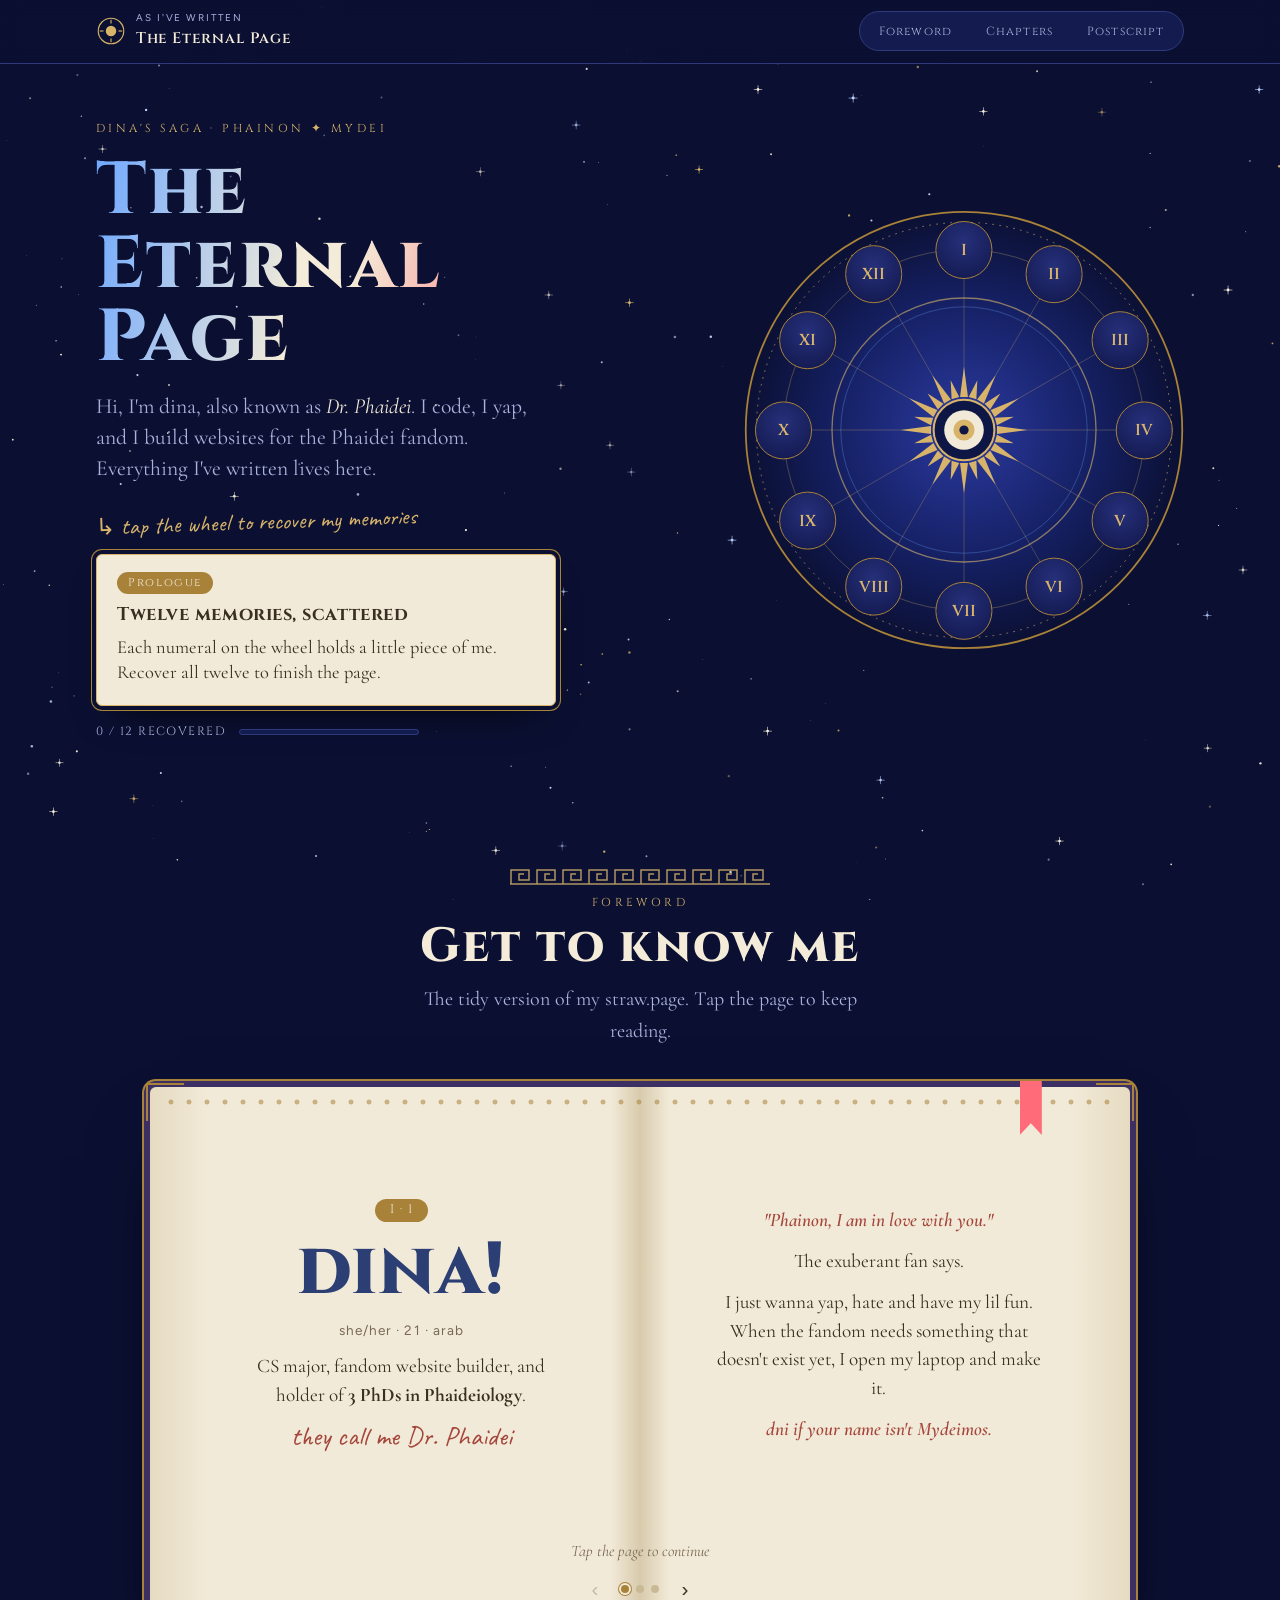
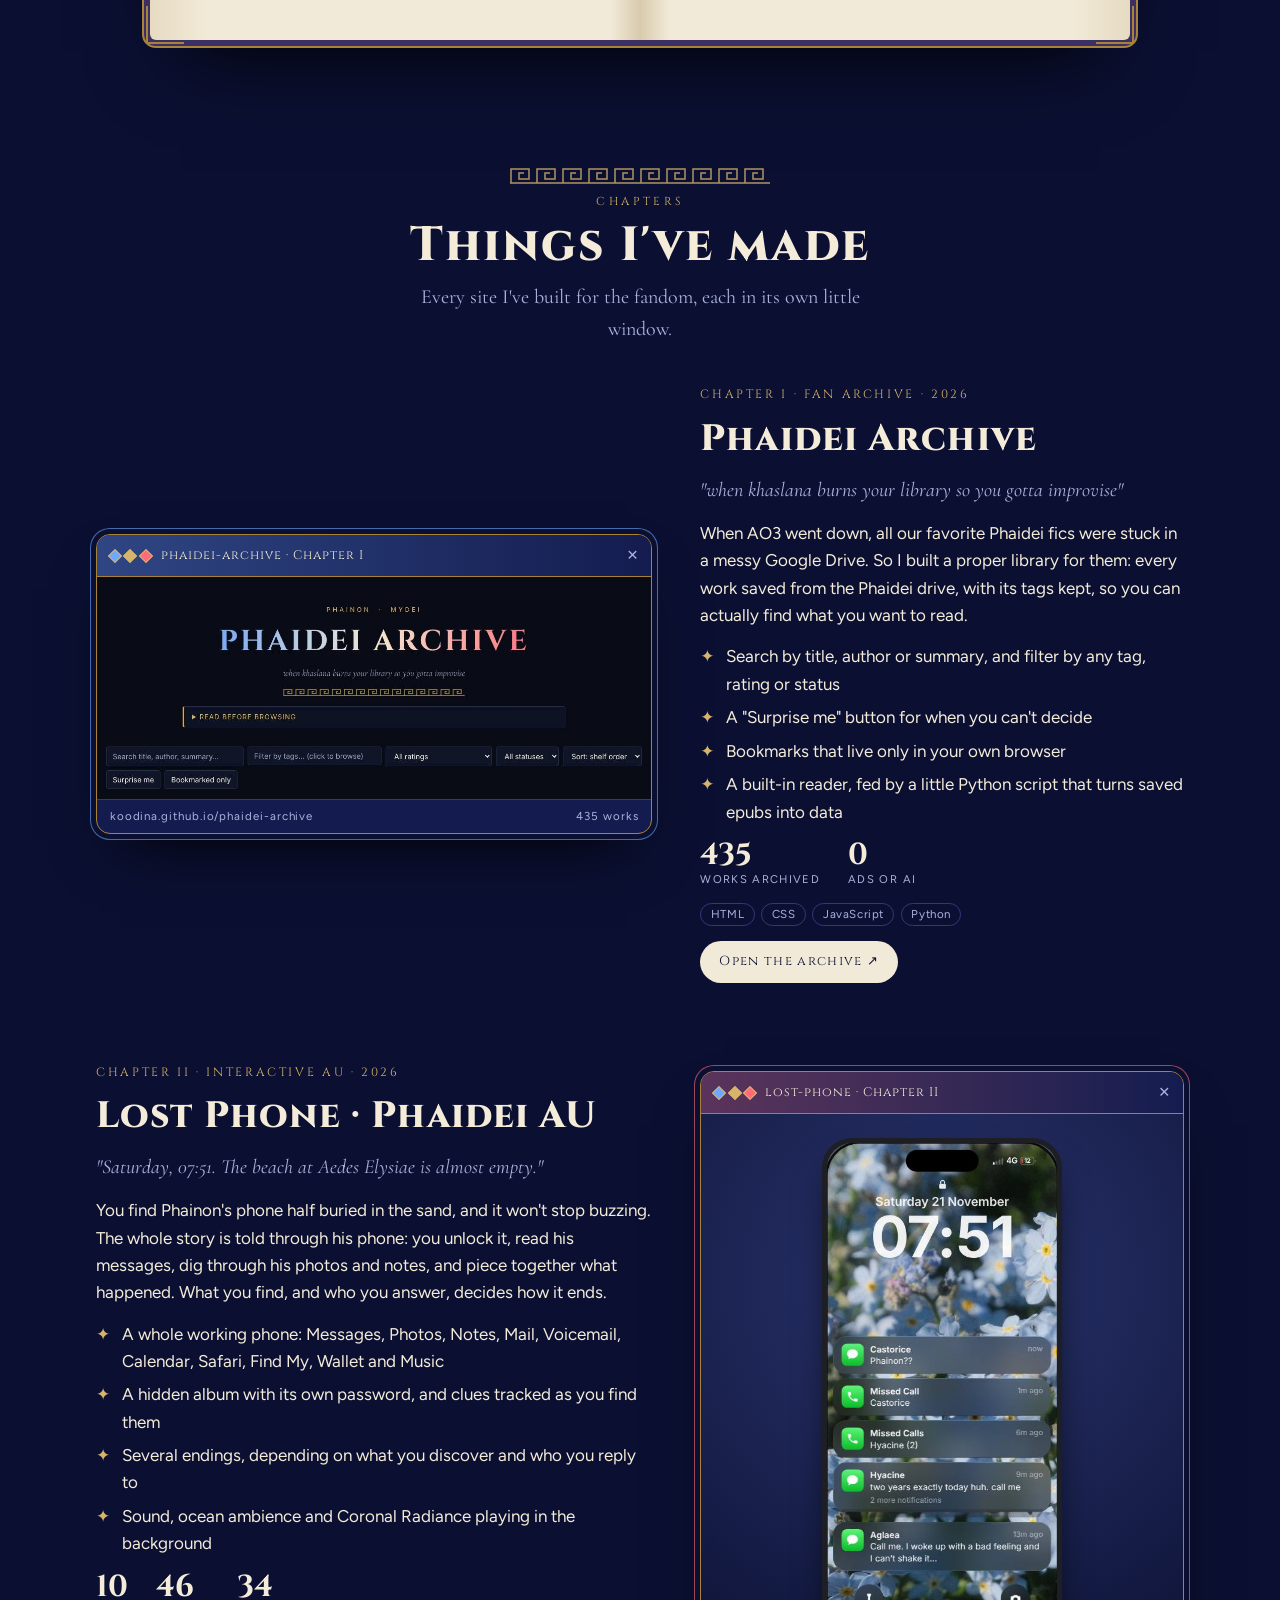
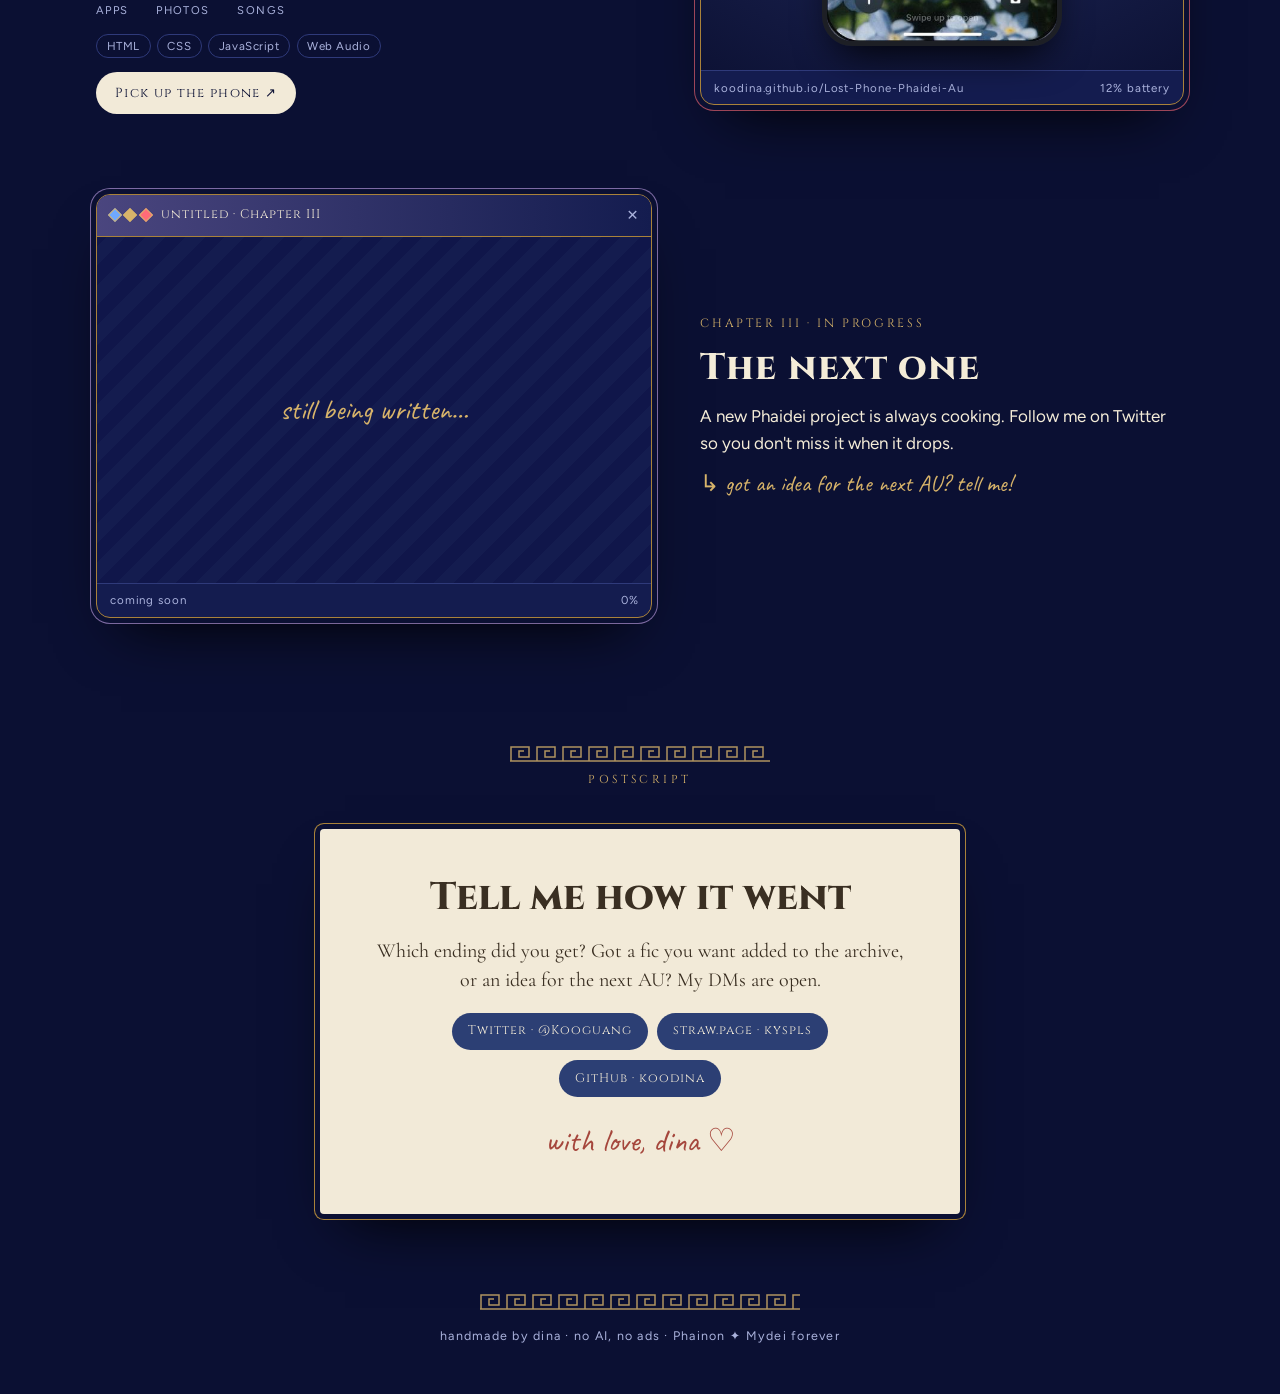
<file: index.html>
<!doctype html>
<html lang="en">
<head>
<meta charset="utf-8">
<meta name="viewport" content="width=device-width, initial-scale=1, viewport-fit=cover">
<title>The Eternal Page · dina</title>
<meta name="description" content="dina, aka Dr. Phaidei: everything I've written for the Phaidei fandom.">
<link rel="preconnect" href="https://fonts.googleapis.com">
<link rel="preconnect" href="https://fonts.gstatic.com" crossorigin>
<link rel="stylesheet" href="https://fonts.googleapis.com/css2?family=Caveat:wght@500;700&family=Cinzel:wght@500;600;800&family=Cormorant+Garamond:ital,wght@0,400;0,600;1,400;1,600&family=Figtree:wght@400;600&display=swap">
<link rel="stylesheet" href="style.css">
</head>
<body>
<canvas id="sky" aria-hidden="true"></canvas>
<div class="page">

  <!-- ===== TOP BAR ===== -->
  <header class="top">
    <div class="gutter">
      <a class="brand" href="#top">
        <svg width="30" height="30" viewBox="-20 -20 40 40" aria-hidden="true"><circle r="17" fill="none" stroke="#d8b46a" stroke-width="1.5"/><circle r="7" fill="#d8b46a"/><g stroke="#d8b46a" stroke-width="1.5"><line y1="-10" y2="-15"/><line y1="10" y2="15"/><line x1="-10" x2="-15"/><line x1="10" x2="15"/></g></svg>
        <span><small>As I've Written</small><b>The Eternal Page</b></span>
      </a>
      <nav class="tabs" aria-label="Sections">
        <a href="#foreword">Foreword</a>
        <a href="#chapters">Chapters</a>
        <a href="#postscript">Postscript</a>
      </nav>
    </div>
  </header>

  <!-- ===== HERO: the memory wheel (memories are in script.js) ===== -->
  <section class="hero" id="top">
    <div class="gutter">
      <div class="hero-copy">
        <div class="eyebrow">dina's saga · Phainon ✦ Mydei</div>
        <h1>The Eternal Page</h1>
        <p class="lede">Hi, I'm dina, also known as <i>Dr. Phaidei</i>. I code, I yap, and I build websites for the Phaidei fandom. Everything I've written lives here.</p>
        <div class="hint">↳ tap the wheel to recover my memories</div>
        <div class="memory" id="memory" aria-live="polite">
          <span class="num" id="mem-num">Prologue</span>
          <h3 id="mem-title">Twelve memories, scattered</h3>
          <p id="mem-text">Each numeral on the wheel holds a little piece of me. Recover all twelve to finish the page.</p>
        </div>
        <div class="progress"><span id="mem-count">0 / 12 recovered</span><span class="bar"><i id="mem-bar"></i></span></div>
        <div class="complete" id="mem-done" hidden>✦ the page is complete. thank you for reading me ♡</div>
      </div>

      <div class="dial-wrap">
        <div class="dial" id="dial">
          <svg viewBox="-250 -250 500 500" aria-hidden="true">
            <defs>
              <radialGradient id="g-disc" cx="50%" cy="50%" r="50%">
                <stop offset="0%" stop-color="#2b3aa0"/><stop offset="60%" stop-color="#152063"/><stop offset="100%" stop-color="#0b1033"/>
              </radialGradient>
            </defs>
            <circle r="248" fill="url(#g-disc)" stroke="#a9823a" stroke-width="2"/>
            <circle r="236" fill="none" stroke="#d8b46a" stroke-width="1" stroke-dasharray="2 6" opacity=".7"/>
            <circle r="205" fill="none" stroke="#d8b46a" stroke-width="1" opacity=".35"/>
            <circle r="150" fill="none" stroke="#d8b46a" stroke-width="1.5" opacity=".6"/>
            <circle r="140" fill="none" stroke="#6fa8ff" stroke-width="1" opacity=".35"/>
            <g id="spokes" stroke="#d8b46a" stroke-width="1" opacity=".3"></g>
            <g id="links" stroke="#fff3cf" stroke-width="1.6" fill="none" opacity=".9"></g>
          </svg>
          <!-- the 12 nodes are added here by script.js -->
        </div>
        <button class="sun" id="sun" type="button" aria-label="Show the prologue again">
          <svg viewBox="-100 -100 200 200" aria-hidden="true">
            <g id="rays" fill="#d8b46a"></g>
            <circle r="46" fill="#0e1645" stroke="#d8b46a" stroke-width="3"/>
            <circle r="30" fill="#f2ead8"/>
            <circle r="16" fill="#d8b46a"/>
            <circle r="7" fill="#0e1645"/>
          </svg>
        </button>
      </div>
    </div>
  </section>

  <!-- ===== FOREWORD: get to know me, as a book. Each <div class="spread"> is one page you flip to. ===== -->
  <section class="foreword" id="foreword">
    <div class="gutter">
      <div class="sh">
        <div class="frieze"></div>
        <span class="eyebrow">Foreword</span>
        <h2>Get to know me</h2>
        <p>The tidy version of my straw.page. Tap the page to keep reading.</p>
      </div>

      <div class="book" id="book">
        <span class="corner tl"></span><span class="corner tr"></span><span class="corner bl"></span><span class="corner br"></span>
        <span class="ribbon" aria-hidden="true"></span>

        <div class="spread" data-title="who I am">
          <div class="leaf">
            <span class="tag">I · 1</span>
            <div class="big">dina!</div>
            <div class="sub">she/her · 21 · arab</div>
            <p>CS major, fandom website builder, and holder of <b>3 PhDs in Phaideiology</b>.</p>
            <div class="hand">they call me Dr. Phaidei</div>
          </div>
          <div class="leaf">
            <p class="q">"Phainon, I am in love with you."</p>
            <p>The exuberant fan says.</p>
            <p>I just wanna yap, hate and have my lil fun. When the fandom needs something that doesn't exist yet, I open my laptop and make it.</p>
            <p class="q">dni if your name isn't Mydeimos.</p>
          </div>
        </div>

        <div class="spread" data-title="things I love" hidden>
          <div class="leaf">
            <span class="tag">I · 2</span>
            <div class="hand">likes a bunch of loser stuff</div>
            <ul>
              <li><b>ANIME</b>Link Click, ORV, Alien Stage, WHA, Blue Lock, BSD, JJK and a bunch more</li>
              <li><b>KPOP !!</b>Stray Kids (Lee Know), Jungkook (solo), PLAVE (Hamin)</li>
            </ul>
          </div>
          <div class="leaf">
            <ul>
              <li><b>VTUBERS !!</b>Claude (!!), Kaelix, Doppio, Kenji, Leo</li>
              <li><b>GACHA GAMES !!</b>Honkai: Star Rail, Wuthering Waves, LADS, Project Sekai, Genshin I guess</li>
              <li><b>ON REPEAT</b>The 6th Summer · PLAVE<br>SHADE · NIJISANJI EN<br>Phobia · Stray Kids</li>
            </ul>
          </div>
        </div>

        <div class="spread" data-title="my straw.page" hidden>
          <div class="leaf">
            <span class="tag">I · 3</span>
            <img src="images/straw.jpg" alt="The top of dina's straw.page: a big dina! title, Phainon and Mydei art with a speech bubble, and a list of everything she likes">
          </div>
          <div class="leaf">
            <p class="q">"Mrs 3 PhDs in Phaideiology."</p>
            <p>My real home on the internet: a loud, messy collage of Phaidei art, gifs, the songs I have on repeat, and an anonymous box where you can ask me anything.</p>
            <a class="btn" href="https://kyspls.straw.page" target="_blank" rel="noopener">Visit my straw.page ↗</a>
          </div>
        </div>

        <div class="turn">
          <span class="tip" id="tip">Tap the page to continue</span>
          <div class="pager">
            <button type="button" id="prev" aria-label="Previous page">‹</button>
            <div class="dots" id="dots"></div>
            <button type="button" id="next" aria-label="Next page">›</button>
          </div>
        </div>
      </div>
    </div>
  </section>

  <!-- ===== CHAPTERS: things I've made. Copy one <article class="work"> to add a new site. Add class "flip" to put the window on the right. ===== -->
  <section class="chapters" id="chapters">
    <div class="gutter">
      <div class="sh">
        <div class="frieze"></div>
        <span class="eyebrow">Chapters</span>
        <h2>Things I've made</h2>
        <p>Every site I've built for the fandom, each in its own little window.</p>
      </div>

      <div class="works">

        <article class="work">
          <a class="window" href="https://koodina.github.io/phaidei-archive/" target="_blank" rel="noopener" style="--c: var(--phainon)">
            <div class="titlebar"><span class="gems"><i></i><i></i><i></i></span><span class="name">phaidei-archive · Chapter I</span><span class="x">✕</span></div>
            <div class="screen"><img src="images/archive.jpg" alt="The Phaidei Archive home page: a gold-on-navy header with Phainon and Mydei, a blue-to-red title and search and filter controls"></div>
            <div class="status"><span>koodina.github.io/phaidei-archive</span><span>435 works</span></div>
          </a>
          <div class="info">
            <span class="chap">Chapter I · fan archive · 2026</span>
            <h3>Phaidei Archive</h3>
            <p class="quote">"when khaslana burns your library so you gotta improvise"</p>
            <p>When AO3 went down, all our favorite Phaidei fics were stuck in a messy Google Drive. So I built a proper library for them: every work saved from the Phaidei drive, with its tags kept, so you can actually find what you want to read.</p>
            <ul class="feats">
              <li>Search by title, author or summary, and filter by any tag, rating or status</li>
              <li>A "Surprise me" button for when you can't decide</li>
              <li>Bookmarks that live only in your own browser</li>
              <li>A built-in reader, fed by a little Python script that turns saved epubs into data</li>
            </ul>
            <div class="stats"><div><b>435</b><span>works archived</span></div><div><b>0</b><span>ads or AI</span></div></div>
            <div class="stack"><span>HTML</span><span>CSS</span><span>JavaScript</span><span>Python</span></div>
            <a class="visit" href="https://koodina.github.io/phaidei-archive/" target="_blank" rel="noopener">Open the archive ↗</a>
          </div>
        </article>

        <article class="work flip">
          <a class="window" href="https://koodina.github.io/Lost-Phone-Phaidei-Au/" target="_blank" rel="noopener" style="--c: var(--mydei)">
            <div class="titlebar"><span class="gems"><i></i><i></i><i></i></span><span class="name">lost-phone · Chapter II</span><span class="x">✕</span></div>
            <div class="screen phone"><img src="images/lock.jpg" alt="Phainon's phone lock screen: forget-me-not wallpaper, 07:51, and missed calls and messages from Castorice, Hyacine and Aglaea"></div>
            <div class="status"><span>koodina.github.io/Lost-Phone-Phaidei-Au</span><span>12% battery</span></div>
          </a>
          <div class="info">
            <span class="chap">Chapter II · interactive AU · 2026</span>
            <h3>Lost Phone · Phaidei AU</h3>
            <p class="quote">"Saturday, 07:51. The beach at Aedes Elysiae is almost empty."</p>
            <p>You find Phainon's phone half buried in the sand, and it won't stop buzzing. The whole story is told through his phone: you unlock it, read his messages, dig through his photos and notes, and piece together what happened. What you find, and who you answer, decides how it ends.</p>
            <ul class="feats">
              <li>A whole working phone: Messages, Photos, Notes, Mail, Voicemail, Calendar, Safari, Find My, Wallet and Music</li>
              <li>A hidden album with its own password, and clues tracked as you find them</li>
              <li>Several endings, depending on what you discover and who you reply to</li>
              <li>Sound, ocean ambience and Coronal Radiance playing in the background</li>
            </ul>
            <div class="stats"><div><b>10</b><span>apps</span></div><div><b>46</b><span>photos</span></div><div><b>34</b><span>songs</span></div></div>
            <div class="stack"><span>HTML</span><span>CSS</span><span>JavaScript</span><span>Web Audio</span></div>
            <a class="visit" href="https://koodina.github.io/Lost-Phone-Phaidei-Au/" target="_blank" rel="noopener">Pick up the phone ↗</a>
          </div>
        </article>

        <article class="work">
          <div class="window" style="--c: var(--lilac)">
            <div class="titlebar"><span class="gems"><i></i><i></i><i></i></span><span class="name">untitled · Chapter III</span><span class="x">✕</span></div>
            <div class="screen soon">still being written…</div>
            <div class="status"><span>coming soon</span><span>0%</span></div>
          </div>
          <div class="info">
            <span class="chap">Chapter III · in progress</span>
            <h3>The next one</h3>
            <p>A new Phaidei project is always cooking. Follow me on Twitter so you don't miss it when it drops.</p>
            <div class="note">↳ got an idea for the next AU? tell me!</div>
          </div>
        </article>

      </div>
    </div>
  </section>

  <!-- ===== POSTSCRIPT: contact ===== -->
  <section class="postscript" id="postscript">
    <div class="gutter">
      <div class="sh">
        <div class="frieze"></div>
        <span class="eyebrow">Postscript</span>
      </div>
      <div class="letter">
        <h2>Tell me how it went</h2>
        <p>Which ending did you get? Got a fic you want added to the archive, or an idea for the next AU? My DMs are open.</p>
        <div class="links">
          <a href="https://x.com/Kooguang" target="_blank" rel="noopener">Twitter · @Kooguang</a>
          <a href="https://kyspls.straw.page" target="_blank" rel="noopener">straw.page · kyspls</a>
          <a href="https://github.com/koodina" target="_blank" rel="noopener">GitHub · koodina</a>
        </div>
        <div class="sign">with love, dina ♡</div>
      </div>
    </div>
  </section>

  <footer>
    <div class="frieze"></div>
    <span>handmade by dina · no AI, no ads · Phainon ✦ Mydei forever</span>
  </footer>
</div>
<script src="script.js"></script>
</body>
</html>
</file>
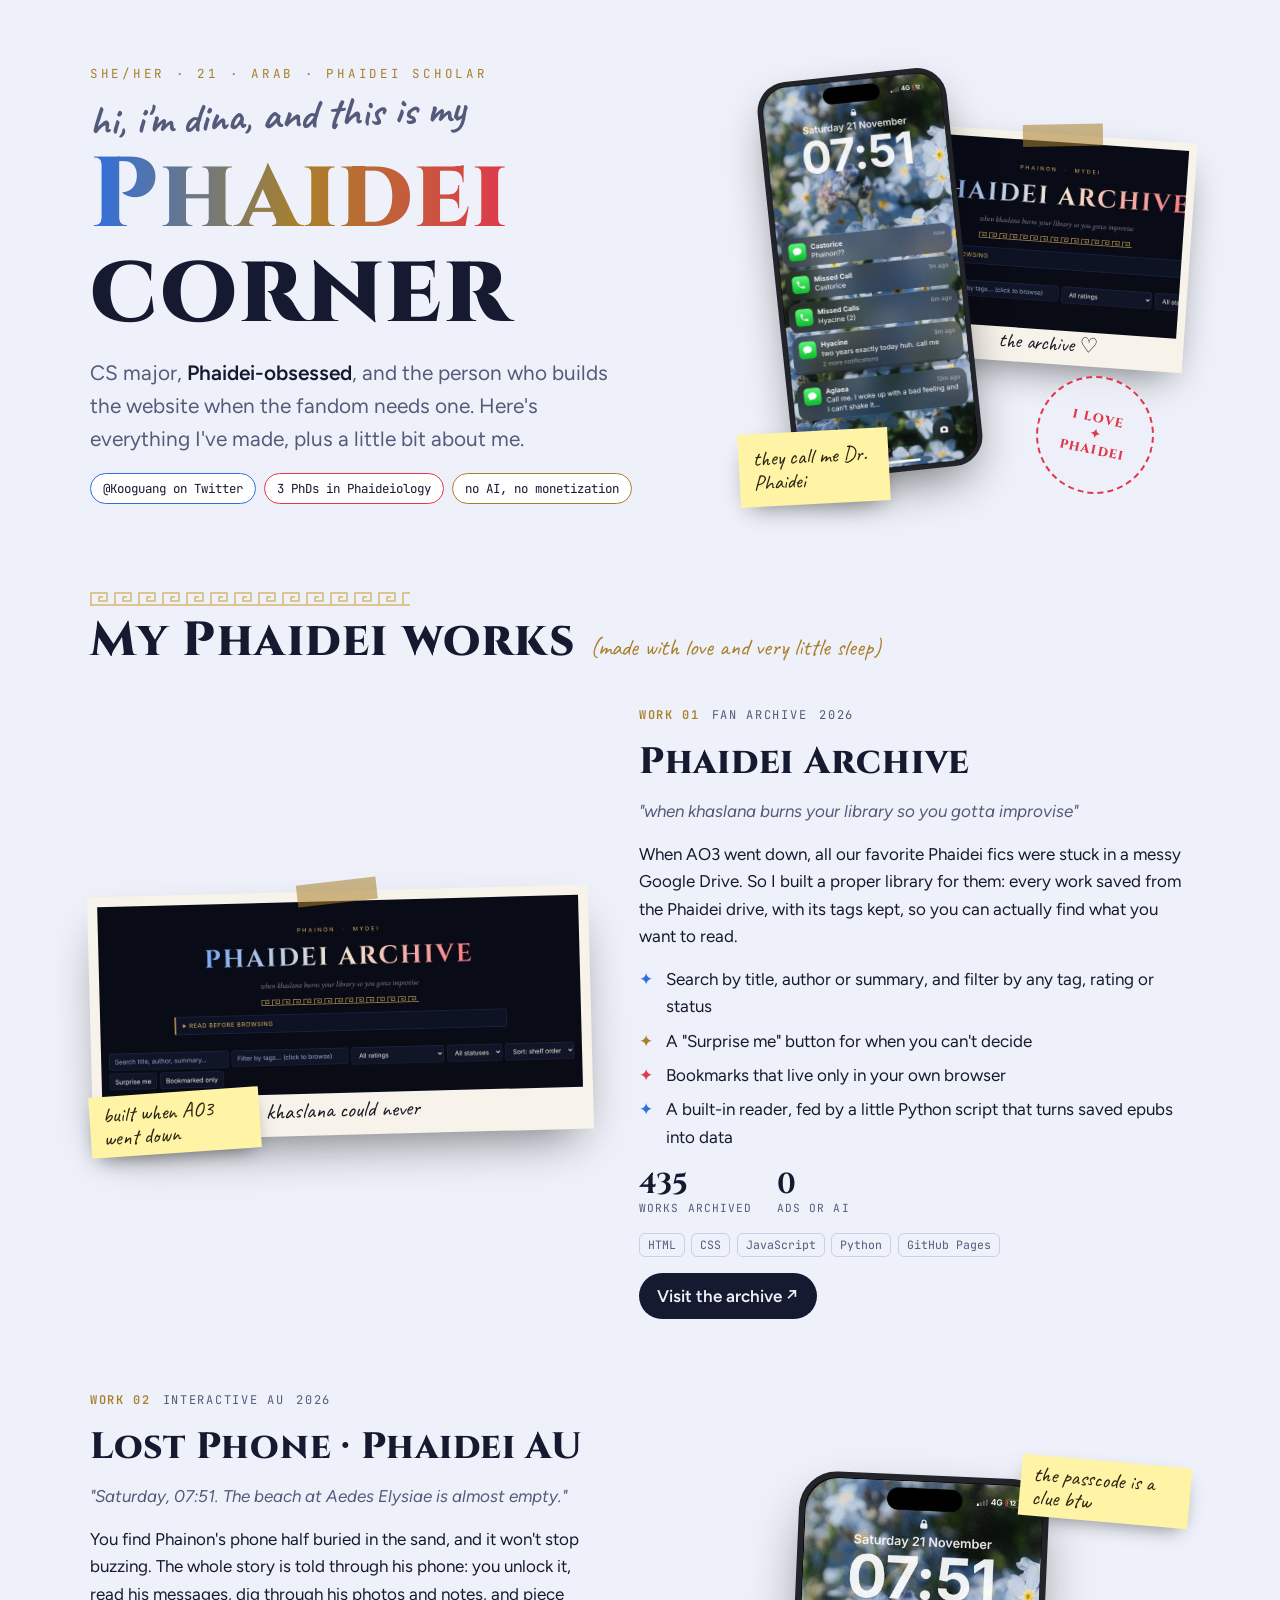
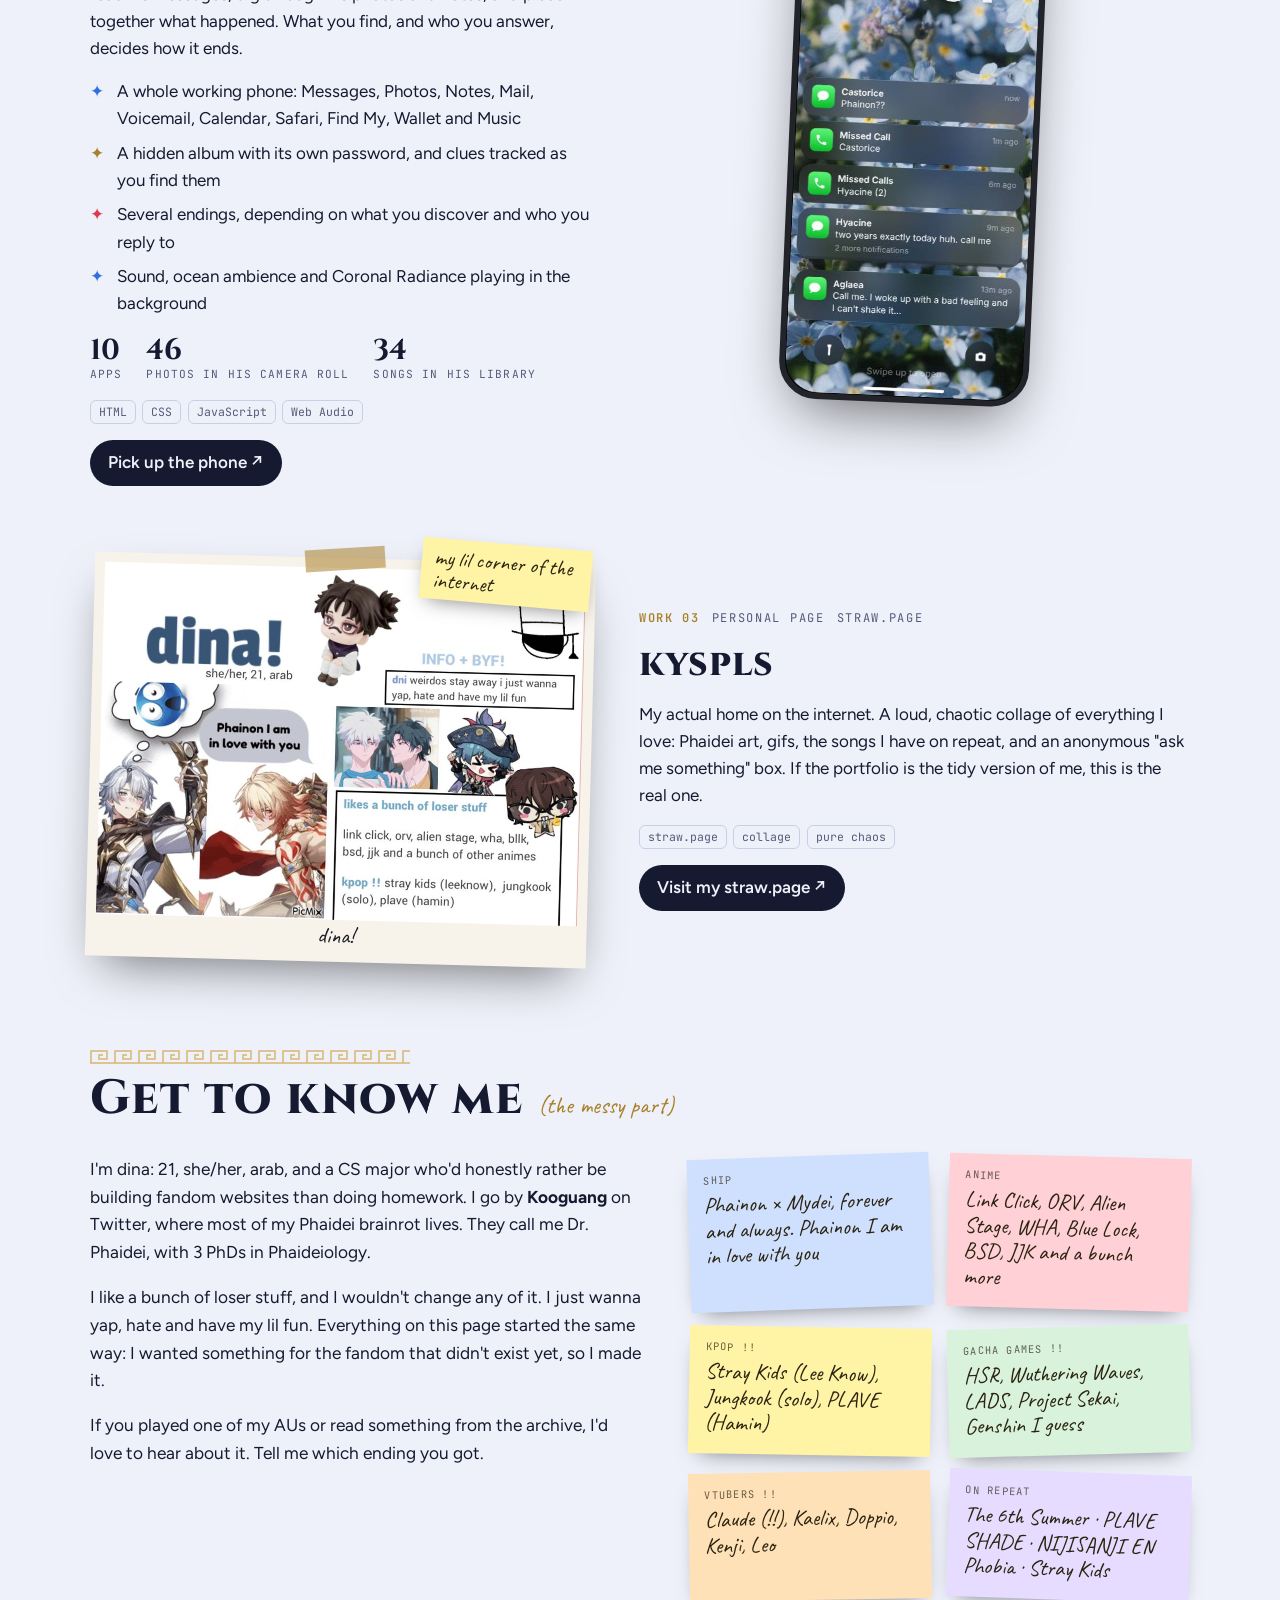
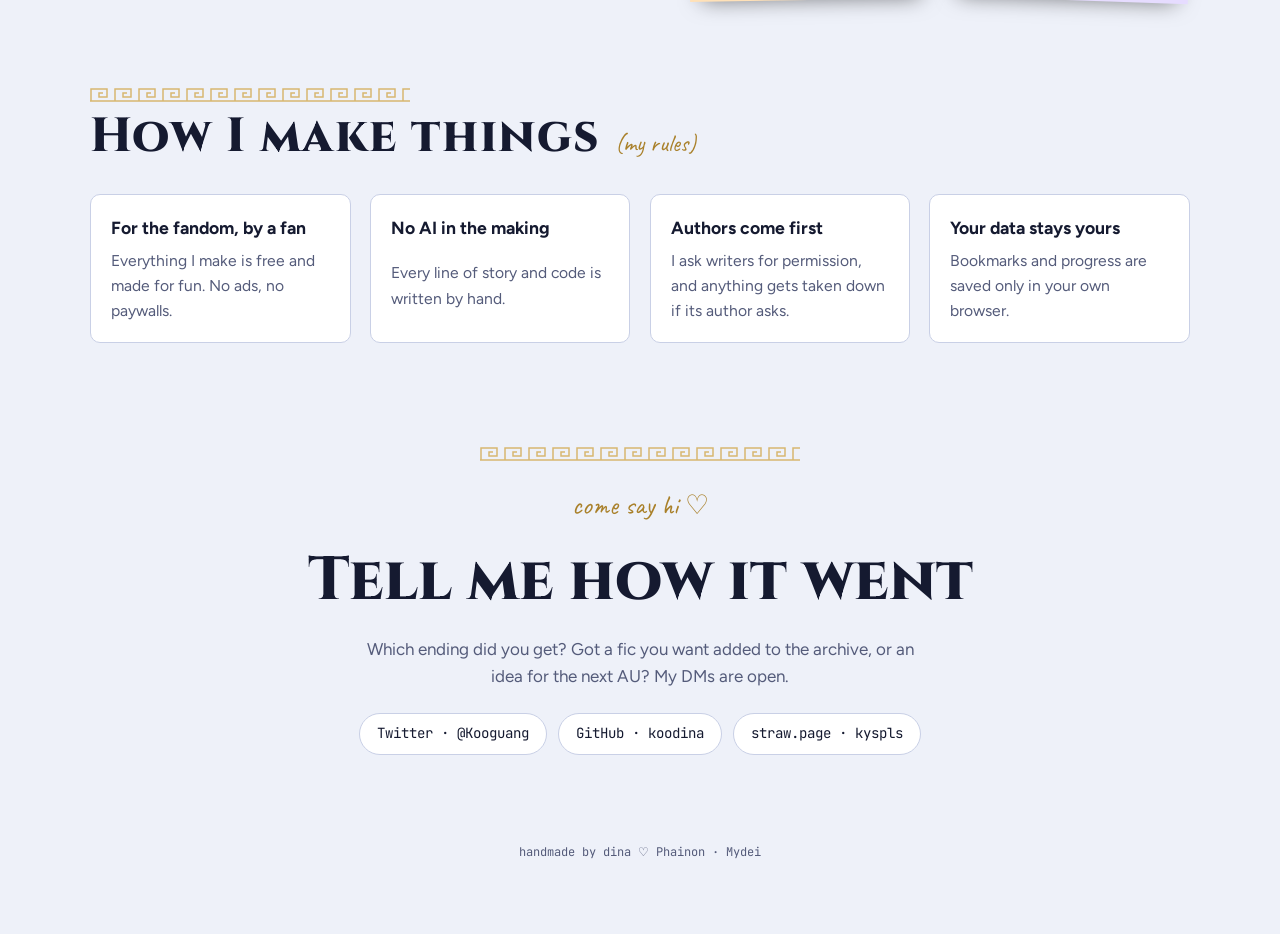
<file: portfolio/index.html>
<!doctype html>
<html lang="en">
<head>
<meta charset="utf-8">
<meta name="viewport" content="width=device-width, initial-scale=1, viewport-fit=cover">
<meta name="description" content="dina (Kooguang): CS major, Dr. Phaidei, and the person behind the Phaidei Archive and the Lost Phone AU.">
<title>dina × Phaidei</title>
<link rel="preconnect" href="https://fonts.googleapis.com">
<link rel="preconnect" href="https://fonts.gstatic.com" crossorigin>
<link rel="stylesheet" href="https://fonts.googleapis.com/css2?family=Cinzel:wght@600;800&family=Caveat:wght@500;700&family=Figtree:ital,wght@0,400;0,600;0,800;1,400&family=JetBrains+Mono:wght@400;600&display=swap">
<link rel="stylesheet" href="style.css">
</head>
<body>

<div class="wrap">

  <!-- ===== HERO: your name, intro line, chips and the photo pile ===== -->
  <header class="hero">
    <div class="hero-text">
      <div class="kicker">she/her · 21 · arab · Phaidei scholar</div>
      <h1><small>hi, i'm dina, and this is my</small><span class="grad">Phaidei</span> corner</h1>
      <p class="lede">CS major, <b>Phaidei-obsessed</b>, and the person who builds the website when the fandom needs one. Here's everything I've made, plus a little bit about me.</p>
      <div class="chips">
        <span class="chip b">@Kooguang on Twitter</span>
        <span class="chip r">3 PhDs in Phaideiology</span>
        <span class="chip g">no AI, no monetization</span>
      </div>
    </div>
    <div class="pile" aria-hidden="true">
      <div class="p-archive"><div class="tape"></div><img src="images/archive.jpg" alt=""><span>the archive ♡</span></div>
      <div class="p-phone"><img src="images/lock.jpg" alt=""></div>
      <div class="p-note">they call me Dr. Phaidei</div>
      <div class="p-stamp">I LOVE<br>✦<br>PHAIDEI</div>
    </div>
  </header>

  <!-- ===== MY PHAIDEI WORKS: copy one <article class="work"> block to add a new project ===== -->
  <section aria-labelledby="works-h">
    <div class="sh">
      <div class="meander"></div>
      <div class="row"><h2 id="works-h">My Phaidei works</h2><span class="aside">(made with love and very little sleep)</span></div>
    </div>

    <div class="works">

      <article class="work">
        <div class="shotcol">
          <figure class="frame-wide" style="margin:0"><div class="tape"></div><img src="images/archive.jpg" alt="The Phaidei Archive home page: a gold-on-navy header with Phainon and Mydei, a blue-to-red title and search and filter controls"><figcaption class="cap">khaslana could never</figcaption></figure>
          <div class="sticker bl">built when AO3 went down</div>
        </div>
        <div class="info">
          <div class="no"><b>Work 01</b><span>fan archive</span><span>2026</span></div>
          <h3>Phaidei Archive</h3>
          <p class="quote">"when khaslana burns your library so you gotta improvise"</p>
          <p>When AO3 went down, all our favorite Phaidei fics were stuck in a messy Google Drive. So I built a proper library for them: every work saved from the Phaidei drive, with its tags kept, so you can actually find what you want to read.</p>
          <ul class="feats">
            <li>Search by title, author or summary, and filter by any tag, rating or status</li>
            <li>A "Surprise me" button for when you can't decide</li>
            <li>Bookmarks that live only in your own browser</li>
            <li>A built-in reader, fed by a little Python script that turns saved epubs into data</li>
          </ul>
          <div class="stats">
            <div class="stat"><b>435</b><span>works archived</span></div>
            <div class="stat"><b>0</b><span>ads or AI</span></div>
          </div>
          <div class="stack"><span>HTML</span><span>CSS</span><span>JavaScript</span><span>Python</span><span>GitHub Pages</span></div>
          <a class="visit" href="https://koodina.github.io/phaidei-archive/" target="_blank" rel="noopener">Visit the archive ↗</a>
        </div>
      </article>

      <article class="work">
        <div class="shotcol">
          <div class="frame-phone"><img src="images/lock.jpg" alt="Phainon's phone lock screen: forget-me-not wallpaper, 07:51, and missed calls and messages from Castorice, Hyacine and Aglaea"></div>
          <div class="sticker tr">the passcode is a clue btw</div>
        </div>
        <div class="info">
          <div class="no"><b>Work 02</b><span>interactive AU</span><span>2026</span></div>
          <h3>Lost Phone · Phaidei AU</h3>
          <p class="quote">"Saturday, 07:51. The beach at Aedes Elysiae is almost empty."</p>
          <p>You find Phainon's phone half buried in the sand, and it won't stop buzzing. The whole story is told through his phone: you unlock it, read his messages, dig through his photos and notes, and piece together what happened. What you find, and who you answer, decides how it ends.</p>
          <ul class="feats">
            <li>A whole working phone: Messages, Photos, Notes, Mail, Voicemail, Calendar, Safari, Find My, Wallet and Music</li>
            <li>A hidden album with its own password, and clues tracked as you find them</li>
            <li>Several endings, depending on what you discover and who you reply to</li>
            <li>Sound, ocean ambience and Coronal Radiance playing in the background</li>
          </ul>
          <div class="stats">
            <div class="stat"><b>10</b><span>apps</span></div>
            <div class="stat"><b>46</b><span>photos in his camera roll</span></div>
            <div class="stat"><b>34</b><span>songs in his library</span></div>
          </div>
          <div class="stack"><span>HTML</span><span>CSS</span><span>JavaScript</span><span>Web Audio</span></div>
          <a class="visit" href="https://koodina.github.io/Lost-Phone-Phaidei-Au/" target="_blank" rel="noopener">Pick up the phone ↗</a>
        </div>
      </article>

      <article class="work">
        <div class="shotcol">
          <figure class="frame-wide" style="margin:0;transform:rotate(1.5deg)"><div class="tape"></div><img src="images/straw.jpg" alt="The top of dina's straw.page: a big dina! title, Phainon and Mydei art with a speech bubble saying Phainon I am in love with you, and a list of everything she likes"><figcaption class="cap">dina!</figcaption></figure>
          <div class="sticker tr">my lil corner of the internet</div>
        </div>
        <div class="info">
          <div class="no"><b>Work 03</b><span>personal page</span><span>straw.page</span></div>
          <h3>kyspls</h3>
          <p>My actual home on the internet. A loud, chaotic collage of everything I love: Phaidei art, gifs, the songs I have on repeat, and an anonymous "ask me something" box. If the portfolio is the tidy version of me, this is the real one.</p>
          <div class="stack"><span>straw.page</span><span>collage</span><span>pure chaos</span></div>
          <a class="visit" href="https://kyspls.straw.page" target="_blank" rel="noopener">Visit my straw.page ↗</a>
        </div>
      </article>

    </div>
  </section>

  <!-- ===== GET TO KNOW ME: bio and sticky-note wall (6 notes, colors set in style.css) ===== -->
  <section aria-labelledby="me-h">
    <div class="sh">
      <div class="meander"></div>
      <div class="row"><h2 id="me-h">Get to know me</h2><span class="aside">(the messy part)</span></div>
    </div>
    <div class="about">
      <div class="about-text">
        <p>I'm dina: 21, she/her, arab, and a CS major who'd honestly rather be building fandom websites than doing homework. I go by <b>Kooguang</b> on Twitter, where most of my Phaidei brainrot lives. They call me Dr. Phaidei, with 3 PhDs in Phaideiology.</p>
        <p>I like a bunch of loser stuff, and I wouldn't change any of it. I just wanna yap, hate and have my lil fun. Everything on this page started the same way: I wanted something for the fandom that didn't exist yet, so I made it.</p>
        <p>If you played one of my AUs or read something from the archive, I'd love to hear about it. Tell me which ending you got.</p>
      </div>
      <div class="wall">
        <div class="sn"><span class="k">ship</span>Phainon × Mydei, forever and always. Phainon I am in love with you</div>
        <div class="sn"><span class="k">anime</span>Link Click, ORV, Alien Stage, WHA, Blue Lock, BSD, JJK and a bunch more</div>
        <div class="sn"><span class="k">kpop !!</span>Stray Kids (Lee Know), Jungkook (solo), PLAVE (Hamin)</div>
        <div class="sn"><span class="k">gacha games !!</span>HSR, Wuthering Waves, LADS, Project Sekai, Genshin I guess</div>
        <div class="sn"><span class="k">vtubers !!</span>Claude (!!), Kaelix, Doppio, Kenji, Leo</div>
        <div class="sn"><span class="k">on repeat</span>The 6th Summer · PLAVE<br>SHADE · NIJISANJI EN<br>Phobia · Stray Kids</div>
      </div>
    </div>
  </section>

  <!-- ===== HOW I MAKE THINGS ===== -->
  <section aria-labelledby="rules-h">
    <div class="sh">
      <div class="meander"></div>
      <div class="row"><h2 id="rules-h">How I make things</h2><span class="aside">(my rules)</span></div>
    </div>
    <div class="rules">
      <div class="rule"><b>For the fandom, by a fan</b><p>Everything I make is free and made for fun. No ads, no paywalls.</p></div>
      <div class="rule"><b>No AI in the making</b><p>Every line of story and code is written by hand.</p></div>
      <div class="rule"><b>Authors come first</b><p>I ask writers for permission, and anything gets taken down if its author asks.</p></div>
      <div class="rule"><b>Your data stays yours</b><p>Bookmarks and progress are saved only in your own browser.</p></div>
    </div>
  </section>

  <!-- ===== CONTACT: your links ===== -->
  <section class="contact" aria-labelledby="hi-h">
    <div class="meander"></div>
    <span class="hand">come say hi ♡</span>
    <h2 id="hi-h">Tell me how it went</h2>
    <p style="margin:0;max-width:52ch;color:var(--muted)">Which ending did you get? Got a fic you want added to the archive, or an idea for the next AU? My DMs are open.</p>
    <div class="links">
      <a href="https://x.com/Kooguang" target="_blank" rel="noopener">Twitter · @Kooguang</a>
      <a href="https://github.com/koodina" target="_blank" rel="noopener">GitHub · koodina</a>
      <a href="https://kyspls.straw.page" target="_blank" rel="noopener">straw.page · kyspls</a>
    </div>
  </section>

  <footer>
    <span>handmade by dina ♡ Phainon · Mydei</span>
  </footer>
</div>
</body>
</html>
</file>
<file: style.css>
/* =========================================================
   THE ETERNAL PAGE · style.css
   Layout: a night sky over Amphoreus. A memory wheel up top,
   an open book for "get to know me", then each site shown in
   its own little window, alternating left and right.
   Change the colors here and the whole page follows.
   ========================================================= */
:root {
  --night: #0b1033;        /* sky */
  --night-2: #141c4f;      /* panels on the sky */
  --line: #2f3a7a;         /* thin borders on the sky */
  --star: #f4ecd8;         /* main text on the sky */
  --mist: #aab2dc;         /* softer text on the sky */
  --gold: #d8b46a;         /* frames, numerals, highlights */
  --gold-deep: #a9823a;
  --parchment: #f2ead8;    /* book pages */
  --parchment-2: #e6dbc2;
  --ink: #3a2f22;          /* text on parchment */
  --ink-soft: #7a6a55;
  --rose: #a5463c;         /* quotes on parchment */
  --phainon: #6fa8ff;      /* blue */
  --mydei: #ff6b78;        /* red */
  --lilac: #c9a7ee;        /* stained glass */

  --display: "Cinzel", Georgia, "Times New Roman", serif;
  --serif: "Cormorant Garamond", Georgia, "Times New Roman", serif;
  --hand: "Caveat", "Comic Sans MS", cursive;
  --ui: "Figtree", system-ui, -apple-system, "Segoe UI", sans-serif;
  color-scheme: dark;
}

* { box-sizing: border-box; }
[hidden] { display: none !important; }
html { scroll-behavior: smooth; }
@media (prefers-reduced-motion: reduce) { html { scroll-behavior: auto; } }
body {
  margin: 0;
  background: radial-gradient(1200px 700px at 50% -10%, #1d2a78 0%, transparent 60%), var(--night);
  color: var(--star);
  font-family: var(--ui);
  font-size: 17px;
  line-height: 1.6;
  overflow-x: hidden;
}
#sky { position: fixed; inset: 0; width: 100%; height: 100%; z-index: 0; pointer-events: none; }
.page { position: relative; z-index: 1; }
.gutter {
  max-width: 1120px; margin: 0 auto;
  padding-left: max(16px, env(safe-area-inset-left, 0px));
  padding-right: max(16px, env(safe-area-inset-right, 0px));
}
a { color: var(--gold); }
:focus-visible { outline: 2px solid var(--gold); outline-offset: 3px; border-radius: 4px; }
::selection { background: var(--gold); color: var(--night); }

/* Greek meander frieze, used as a divider everywhere */
.frieze {
  height: 16px; width: 100%;
  background-image: url("data:image/svg+xml,%3Csvg xmlns='http://www.w3.org/2000/svg' width='26' height='16' viewBox='0 0 26 16'%3E%3Cpath d='M0 15H26M1 15V1H19V11H9V5H14' fill='none' stroke='%23d8b46a' stroke-width='1.5'/%3E%3C/svg%3E");
  background-repeat: repeat-x; opacity: .8;
}

/* ---------- top bar ---------- */
.top {
  position: sticky; top: env(safe-area-inset-top, 0px); z-index: 20;
  background: color-mix(in srgb, var(--night) 82%, transparent);
  backdrop-filter: blur(10px); -webkit-backdrop-filter: blur(10px);
  border-bottom: 1px solid var(--line);
}
.top .gutter { display: flex; align-items: center; justify-content: space-between; gap: 1rem; padding-block: .7rem; flex-wrap: wrap; }
.brand { display: flex; align-items: center; gap: .6rem; text-decoration: none; color: var(--star); }
.brand small { display: block; font-size: .62rem; letter-spacing: .2em; text-transform: uppercase; color: var(--mist); line-height: 1.2; }
.brand b { font-family: var(--display); font-weight: 600; font-size: .95rem; letter-spacing: .06em; line-height: 1.2; }
.tabs { display: flex; gap: .3rem; background: var(--night-2); border: 1px solid var(--line); border-radius: 99px; padding: .25rem; }
.tabs a { font-family: var(--display); font-size: .74rem; letter-spacing: .1em; text-decoration: none; color: var(--mist); padding: .35rem .9rem; border-radius: 99px; }
.tabs a:hover, .tabs a.on { background: var(--parchment); color: var(--ink); }

/* ---------- hero: the memory wheel ---------- */
.hero { padding-block: 3.5rem 4rem; }
.hero .gutter { display: grid; grid-template-columns: minmax(0, 1fr) auto; gap: 2.5rem 3rem; align-items: center; }
@media (max-width: 900px) { .hero .gutter { grid-template-columns: 1fr; justify-items: center; text-align: center; } }
.hero-copy { display: grid; gap: 1rem; min-width: 0; max-width: 460px; }
.eyebrow { font-family: var(--display); font-size: .72rem; letter-spacing: .3em; text-transform: uppercase; color: var(--gold); }
.hero h1 {
  margin: 0; font-family: var(--display); font-weight: 800; line-height: 1;
  font-size: clamp(2.6rem, 7vw, 4.6rem); letter-spacing: .03em; text-wrap: balance;
  background: linear-gradient(100deg, var(--phainon) 0%, var(--star) 45%, var(--star) 55%, var(--mydei) 100%);
  -webkit-background-clip: text; background-clip: text; color: transparent;
}
.hero .lede { margin: 0; font-family: var(--serif); font-size: 1.35rem; line-height: 1.45; color: var(--mist); }
.hero .lede i { color: var(--star); }
.hint { font-family: var(--hand); font-size: 1.45rem; color: var(--gold); transform: rotate(-2deg); }

/* the memory card that shows what you picked */
.memory {
  background: var(--parchment); color: var(--ink); border-radius: 6px; padding: 1.1rem 1.25rem 1.2rem;
  border: 1px solid var(--gold); box-shadow: 0 0 0 4px var(--night), 0 0 0 5px var(--gold-deep), 0 20px 40px -20px #000;
  display: grid; gap: .35rem; text-align: left; min-height: 150px;
}
.memory .num { justify-self: start; font-family: var(--display); font-size: .72rem; letter-spacing: .14em; color: var(--parchment); background: var(--gold-deep); border-radius: 99px; padding: .1rem .7rem; }
.memory h3 { margin: 0; font-family: var(--display); font-size: 1.15rem; letter-spacing: .03em; }
.memory p { margin: 0; font-family: var(--serif); font-size: 1.15rem; line-height: 1.4; }
.progress { display: flex; align-items: center; gap: .8rem; font-family: var(--display); font-size: .75rem; letter-spacing: .12em; text-transform: uppercase; color: var(--mist); }
@media (max-width: 900px) { .progress { justify-content: center; } }
.bar { flex: 0 1 180px; height: 6px; border-radius: 99px; background: var(--night-2); border: 1px solid var(--line); overflow: hidden; }
.bar i { display: block; height: 100%; width: 0; background: linear-gradient(90deg, var(--phainon), var(--gold), var(--mydei)); transition: width .5s ease; }
.complete { font-family: var(--hand); font-size: 1.5rem; color: var(--gold); }

.dial-wrap { --D: min(440px, 88vw); width: var(--D); height: var(--D); position: relative; flex: none; }
.dial {
  --rot: 0deg; --R: calc(var(--D) * .41);
  position: absolute; inset: 0; transform: rotate(var(--rot));
  transition: transform 1s cubic-bezier(.6, .05, .25, 1);
}
.dial svg { position: absolute; inset: 0; width: 100%; height: 100%; overflow: visible; }
.node {
  position: absolute; left: 50%; top: 50%;
  width: calc(var(--D) * .13); height: calc(var(--D) * .13); border-radius: 50%;
  transform: translate(-50%, -50%) rotate(var(--a)) translateY(calc(-1 * var(--R))) rotate(calc(-1 * var(--a) - var(--rot)));
  transition: transform 1s cubic-bezier(.6, .05, .25, 1), box-shadow .3s, background .3s;
  background: radial-gradient(circle at 50% 35%, #26307a, #10164a);
  border: 1.5px solid var(--gold-deep); color: var(--gold);
  font-family: var(--display); font-weight: 600; font-size: calc(var(--D) * .036);
  cursor: pointer; display: grid; place-items: center; padding: 0;
}
.node:hover { border-color: var(--gold); box-shadow: 0 0 18px -2px var(--gold); }
.node.found { background: radial-gradient(circle at 50% 35%, #fff3cf, var(--gold) 70%); color: var(--night); border-color: #fff3cf; }
.node.on { box-shadow: 0 0 0 3px var(--night), 0 0 0 5px var(--star), 0 0 26px 4px var(--gold); }
.sun {
  position: absolute; left: 50%; top: 50%; width: 30%; height: 30%; transform: translate(-50%, -50%);
  border-radius: 50%; border: 0; padding: 0; cursor: pointer; background: transparent;
}
.sun svg { width: 100%; height: 100%; }
@media (prefers-reduced-motion: no-preference) { .sun svg { animation: spin 60s linear infinite; } }
@keyframes spin { to { transform: rotate(360deg); } }
@media (prefers-reduced-motion: reduce) { .dial, .node { transition: none; } }

/* ---------- section headings ---------- */
section { scroll-margin-top: 70px; }
.sh { display: grid; justify-items: center; text-align: center; gap: .55rem; margin-bottom: 2.5rem; }
.sh .eyebrow { color: var(--gold); }
.sh h2 { margin: 0; font-family: var(--display); font-weight: 800; font-size: clamp(1.9rem, 4.8vw, 3rem); letter-spacing: .04em; line-height: 1.1; text-wrap: balance; }
.sh p { margin: 0; font-family: var(--serif); font-size: 1.25rem; color: var(--mist); max-width: 44ch; }
.sh .frieze { max-width: 260px; }

/* ---------- foreword: the open book ---------- */
.foreword { padding-block: 4rem; }
.book {
  position: relative; max-width: 980px; margin: 0 auto;
  background: linear-gradient(90deg, var(--parchment-2) 0%, var(--parchment) 6%, var(--parchment) 47%, #d8cbad 50%, var(--parchment) 53%, var(--parchment) 94%, var(--parchment-2) 100%);
  color: var(--ink); border-radius: 6px;
  box-shadow: 0 0 0 6px #3b2f63, 0 0 0 8px var(--gold-deep), 0 40px 80px -30px #000;
  padding: clamp(1.5rem, 4vw, 3rem) clamp(1.25rem, 4vw, 3.25rem) 2.25rem;
}
.book::before {
  content: ""; position: absolute; left: 12px; right: 12px; top: 10px; height: 10px;
  background-image: radial-gradient(circle, var(--gold-deep) 2.2px, transparent 2.8px); background-size: 18px 10px; opacity: .55;
}
.corner { position: absolute; width: 38px; height: 38px; border: 2px solid var(--gold-deep); }
.corner.tl { top: -4px; left: -4px; border-right: 0; border-bottom: 0; }
.corner.tr { top: -4px; right: -4px; border-left: 0; border-bottom: 0; }
.corner.bl { bottom: -4px; left: -4px; border-right: 0; border-top: 0; }
.corner.br { bottom: -4px; right: -4px; border-left: 0; border-top: 0; }
.ribbon { position: absolute; top: -6px; right: 9%; width: 22px; height: 54px; background: var(--mydei); clip-path: polygon(0 0, 100% 0, 100% 100%, 50% 78%, 0 100%); }
.spread { display: grid; grid-template-columns: 1fr 1fr; gap: clamp(1.5rem, 6vw, 5rem); min-height: 380px; cursor: pointer; }
@media (max-width: 760px) { .spread { grid-template-columns: 1fr; min-height: 0; } .book { background: var(--parchment); } }
.leaf { display: grid; align-content: center; justify-items: center; text-align: center; gap: .75rem; min-width: 0; font-family: var(--serif); font-size: 1.2rem; line-height: 1.5; }
.leaf p { margin: 0; max-width: 36ch; }
.leaf .q { color: var(--rose); font-style: italic; font-weight: 600; }
.leaf .tag { font-family: var(--display); font-size: .78rem; letter-spacing: .12em; color: var(--parchment); background: var(--gold-deep); border-radius: 99px; padding: .15rem .9rem; }
.leaf .big { font-family: var(--display); font-weight: 800; font-size: clamp(3rem, 8vw, 4.6rem); line-height: 1; color: #2c3f74; letter-spacing: .01em; }
.leaf .sub { font-family: var(--ui); font-size: .85rem; letter-spacing: .08em; color: var(--ink-soft); }
.leaf .hand { font-family: var(--hand); font-size: 1.7rem; color: var(--rose); line-height: 1.1; }
.leaf ul { list-style: none; margin: 0; padding: 0; display: grid; gap: .55rem; }
.leaf li b { color: #2c3f74; font-family: var(--display); font-size: .8rem; letter-spacing: .1em; display: block; }
.leaf img { width: 100%; max-width: 360px; border: 1px solid var(--gold-deep); box-shadow: 0 10px 24px -14px rgba(0,0,0,.6); transform: rotate(-1.5deg); }
.leaf .btn { font-family: var(--display); font-size: .8rem; letter-spacing: .1em; color: var(--parchment); background: #2c3f74; text-decoration: none; padding: .55rem 1.1rem; border-radius: 99px; }
.leaf .btn:hover { background: var(--rose); }
.turn { margin-top: 1.5rem; display: grid; justify-items: center; gap: .55rem; }
.turn .tip { font-family: var(--serif); font-style: italic; color: var(--ink-soft); font-size: 1rem; }
.pager { display: flex; align-items: center; gap: .9rem; }
.pager button { border: 0; background: none; color: var(--ink); font-size: 1.3rem; cursor: pointer; padding: .2rem .5rem; border-radius: 6px; }
.pager button:disabled { opacity: .25; cursor: default; }
.dots { display: flex; gap: .45rem; }
.dots span { width: 8px; height: 8px; border-radius: 50%; background: #c9b995; }
.dots span.on { background: var(--gold-deep); box-shadow: 0 0 0 2px var(--parchment), 0 0 0 3px var(--gold-deep); }
@media (prefers-reduced-motion: no-preference) {
  .spread.turning { animation: turn .45s ease; }
  @keyframes turn { 0% { opacity: 1; transform: none; } 45% { opacity: 0; transform: translateX(-14px); } 55% { opacity: 0; transform: translateX(14px); } 100% { opacity: 1; transform: none; } }
}

/* ---------- chapters: my works in little windows ---------- */
.chapters { padding-block: 4rem; }
.works { display: grid; gap: 5rem; }
.work { display: grid; grid-template-columns: minmax(0, 1.15fr) minmax(0, 1fr); gap: 3rem; align-items: center; }
.work.flip .window { order: 2; }
@media (max-width: 860px) { .work { grid-template-columns: 1fr; gap: 1.75rem; } .work.flip .window { order: 0; } }

.window {
  --c: var(--phainon);
  background: var(--night-2); border: 1.5px solid var(--gold-deep); border-radius: 14px; overflow: hidden; min-width: 0;
  box-shadow: 0 0 0 5px var(--night), 0 0 0 6px color-mix(in srgb, var(--c) 60%, transparent), 0 30px 60px -25px #000;
  transition: transform .35s ease;
}
a.window { display: block; text-decoration: none; color: inherit; }
.window:hover { transform: translateY(-4px); }
.titlebar { display: flex; align-items: center; gap: .6rem; padding: .55rem .8rem; background: linear-gradient(90deg, color-mix(in srgb, var(--c) 30%, var(--night-2)), var(--night-2)); border-bottom: 1px solid var(--gold-deep); }
.gems { display: flex; gap: .35rem; }
.gems i { width: 10px; height: 10px; transform: rotate(45deg); border: 1px solid var(--gold); }
.gems i:nth-child(1) { background: var(--phainon); } .gems i:nth-child(2) { background: var(--gold); } .gems i:nth-child(3) { background: var(--mydei); }
.titlebar .name { flex: 1; min-width: 0; font-family: var(--display); font-size: .78rem; letter-spacing: .08em; color: var(--star); white-space: nowrap; overflow: hidden; text-overflow: ellipsis; }
.titlebar .x { color: var(--mist); font-size: .9rem; }
.window .screen { display: block; position: relative; background: #000; }
.window .screen img { display: block; width: 100%; max-width: 100%; }
.window .screen.phone { display: grid; place-items: center; padding: 1.5rem; background: radial-gradient(circle at 50% 30%, #2a356f, #0d1235); }
.window .screen.phone img { width: min(240px, 70%); border-radius: 30px; border: 5px solid #1d1f25; box-shadow: 0 20px 40px -15px #000; }
.window .screen.soon { aspect-ratio: 16 / 10; display: grid; place-items: center; background: repeating-linear-gradient(-45deg, #141c4f 0 14px, #10164a 14px 28px); font-family: var(--hand); font-size: 1.8rem; color: var(--gold); }
.window .status { display: flex; justify-content: space-between; gap: 1rem; padding: .45rem .8rem; font-size: .72rem; letter-spacing: .08em; color: var(--mist); border-top: 1px solid var(--line); }

.info { display: grid; gap: .9rem; min-width: 0; }
.info .chap { font-family: var(--display); font-size: .75rem; letter-spacing: .22em; text-transform: uppercase; color: var(--gold); }
.info h3 { margin: 0; font-family: var(--display); font-weight: 800; font-size: clamp(1.6rem, 3.6vw, 2.3rem); line-height: 1.1; letter-spacing: .03em; }
.info .quote { margin: 0; font-family: var(--serif); font-style: italic; font-size: 1.25rem; color: var(--mist); }
.info p { margin: 0; max-width: 56ch; }
.feats { list-style: none; margin: 0; padding: 0; display: grid; gap: .4rem; }
.feats li { display: grid; grid-template-columns: 1.1rem 1fr; gap: .5rem; }
.feats li::before { content: "✦"; color: var(--gold); }
.stats { display: flex; flex-wrap: wrap; gap: 1.75rem; }
.stats div { display: grid; }
.stats b { font-family: var(--display); font-size: 1.9rem; line-height: 1; font-variant-numeric: tabular-nums; color: var(--star); }
.stats span { font-size: .7rem; letter-spacing: .12em; text-transform: uppercase; color: var(--mist); }
.stack { display: flex; flex-wrap: wrap; gap: .4rem; }
.stack span { font-size: .72rem; letter-spacing: .05em; border: 1px solid var(--line); border-radius: 99px; padding: .1rem .6rem; color: var(--mist); }
.visit { justify-self: start; font-family: var(--display); font-size: .82rem; letter-spacing: .1em; text-decoration: none; color: var(--night); background: var(--parchment); padding: .65rem 1.2rem; border-radius: 99px; }
.visit:hover { background: var(--gold); }
.note { font-family: var(--hand); font-size: 1.45rem; color: var(--gold); line-height: 1.15; }

/* ---------- postscript ---------- */
.postscript { padding-block: 4rem 3rem; }
.letter {
  max-width: 640px; margin: 0 auto; text-align: center; display: grid; gap: 1.1rem; justify-items: center;
  background: var(--parchment); color: var(--ink); border-radius: 4px; padding: clamp(1.75rem, 5vw, 3rem);
  box-shadow: 0 0 0 5px var(--night), 0 0 0 6px var(--gold-deep), 0 30px 60px -25px #000;
}
.letter h2 { margin: 0; font-family: var(--display); font-weight: 800; font-size: clamp(1.7rem, 4.5vw, 2.4rem); line-height: 1.1; }
.letter p { margin: 0; font-family: var(--serif); font-size: 1.25rem; line-height: 1.45; }
.letter .sign { font-family: var(--hand); font-size: 2rem; color: var(--rose); }
.links { display: flex; flex-wrap: wrap; justify-content: center; gap: .6rem; }
.links a { font-family: var(--display); font-size: .78rem; letter-spacing: .08em; text-decoration: none; color: var(--parchment); background: #2c3f74; padding: .55rem 1rem; border-radius: 99px; }
.links a:hover { background: var(--rose); }
footer { text-align: center; padding-block: 2rem 3rem; font-size: .78rem; letter-spacing: .1em; color: var(--mist); display: grid; gap: 1rem; justify-items: center; }
footer .frieze { max-width: 320px; }
</file>
<file: portfolio/style.css>
/* Layout: a fan's bedroom wall. Messy pinned-up collage (tape, stickers, notes) laid on a strict grid so it still reads clearly. Phainon blue on the left, Mydei red on the right, gold between. */
:root {
  --bg: #0a0d1b;
  --bg2: #11162b;
  --line: #29315a;
  --fg: #eee9dc;
  --muted: #a1a8c6;
  --blue: #6aa5ff;
  --red: #ff6274;
  --gold: #d9b45e;
  --note: #fff3a6;
  --note-fg: #2b2410;
  --paper: #f7f3ea;
  --paper-fg: #1a1b25;
  --glow-b: rgba(60, 120, 255, .28);
  --glow-r: rgba(235, 45, 70, .26);
  --display: "Cinzel", Georgia, "Times New Roman", serif;
  --body: "Figtree", system-ui, -apple-system, "Segoe UI", sans-serif;
  --hand: "Caveat", "Comic Sans MS", cursive;
  --mono: "JetBrains Mono", ui-monospace, Menlo, monospace;
  color-scheme: dark;
}
@media (prefers-color-scheme: light) { :root:not([data-theme="dark"]) {
  --bg: #eef1f9; --bg2: #ffffff; --line: #c9d0e6; --fg: #151a30; --muted: #545b7a;
  --blue: #2f6fe0; --red: #e0384d; --gold: #a9802a; --glow-b: rgba(60,120,255,.18); --glow-r: rgba(235,45,70,.16);
  color-scheme: light; } }
:root[data-theme="light"] {
  --bg: #eef1f9; --bg2: #ffffff; --line: #c9d0e6; --fg: #151a30; --muted: #545b7a;
  --blue: #2f6fe0; --red: #e0384d; --gold: #a9802a; --glow-b: rgba(60,120,255,.18); --glow-r: rgba(235,45,70,.16);
  color-scheme: light; }

* { box-sizing: border-box; }
body {
  background-color: var(--bg);
  background-image:
    radial-gradient(900px 560px at 0% -10%, var(--glow-b), transparent 65%),
    radial-gradient(900px 560px at 100% -10%, var(--glow-r), transparent 65%);
  background-repeat: no-repeat;
  color: var(--fg);
  font-family: var(--body);
  font-size: 17px;
  line-height: 1.6;
  padding-left: max(16px, env(safe-area-inset-left, 0px));
  padding-right: max(16px, env(safe-area-inset-right, 0px));
  padding-block: 0 4rem;
  overflow-x: hidden;
}
a { color: var(--blue); }
:focus-visible { outline: 2px solid var(--gold); outline-offset: 3px; border-radius: 4px; }
::selection { background: var(--gold); color: var(--bg); }
.wrap { max-width: 1100px; margin: 0 auto; display: grid; gap: 5.5rem; }

.meander {
  height: 14px; width: 100%; max-width: 320px;
  background-image: url("data:image/svg+xml,%3Csvg xmlns='http://www.w3.org/2000/svg' width='24' height='14' viewBox='0 0 24 14'%3E%3Cpath d='M0 13H24M1 13V1H17V9H9V5H13' fill='none' stroke='%23d4ad57' stroke-width='1.5'/%3E%3C/svg%3E");
  background-repeat: repeat-x; opacity: .85;
}
.ph { border: 1.5px dashed var(--gold); border-radius: 6px; padding: 0 .35em; color: var(--fg); background: color-mix(in srgb, var(--gold) 10%, transparent); }

/* ---------- hero ---------- */
.hero { padding-top: 3.5rem; display: grid; grid-template-columns: minmax(0, 1.35fr) minmax(0, 1fr); gap: 2.5rem; align-items: center; }
@media (max-width: 820px) { .hero { grid-template-columns: 1fr; } }
.hero-text { display: grid; gap: 1.1rem; min-width: 0; }
.kicker { font-family: var(--mono); font-size: .78rem; letter-spacing: .3em; text-transform: uppercase; color: var(--gold); }
.hero h1 {
  font-family: var(--display); font-weight: 800; margin: 0; line-height: .95;
  font-size: clamp(2.8rem, 9vw, 6.2rem); letter-spacing: .02em; text-wrap: balance;
}
.hero h1 .grad {
  background: linear-gradient(90deg, var(--blue) 0%, var(--gold) 50%, var(--red) 100%);
  -webkit-background-clip: text; background-clip: text; color: transparent;
}
.hero h1 small { display: block; font-family: var(--hand); font-weight: 700; font-size: .42em; letter-spacing: 0; color: var(--muted); margin-bottom: .2em; transform: rotate(-2deg); transform-origin: left; }
.lede { font-size: clamp(1.1rem, 2.2vw, 1.3rem); margin: 0; max-width: 40ch; color: var(--muted); }
.lede b { color: var(--fg); font-weight: 600; }
.chips { display: flex; flex-wrap: wrap; gap: .5rem; }
.chip { font-family: var(--mono); font-size: .78rem; border: 1px solid var(--line); background: var(--bg2); border-radius: 99px; padding: .3rem .75rem; }
.chip.b { border-color: var(--blue); } .chip.r { border-color: var(--red); } .chip.g { border-color: var(--gold); }

/* collage pile in hero */
.pile { position: relative; height: 440px; min-width: 0; }
@media (max-width: 820px) { .pile { height: 400px; max-width: 420px; width: 100%; margin: 0 auto; } }
.pile > * { position: absolute; }
.p-phone {
  width: 190px; left: 8%; top: 10px; transform: rotate(-6deg);
  border-radius: 30px; border: 5px solid #222429; box-shadow: 0 20px 50px -15px rgba(0,0,0,.6); overflow: hidden; background: #000;
}
.p-phone img { display: block; width: 100%; }
.p-archive {
  width: 270px; right: 0; top: 70px; transform: rotate(4deg); background: var(--paper); padding: 8px 8px 34px;
  box-shadow: 0 16px 40px -14px rgba(0,0,0,.55);
}
.p-archive img { display: block; width: 100%; aspect-ratio: 1.35; object-fit: cover; object-position: 50% 0; }
.p-archive span { position: absolute; left: 0; right: 0; bottom: 4px; text-align: center; font-family: var(--hand); font-size: 1.3rem; color: var(--paper-fg); }
.tape { position: absolute; width: 80px; height: 22px; background: color-mix(in srgb, var(--gold) 55%, transparent); top: -10px; left: 50%; transform: translateX(-50%) rotate(-5deg); }
.p-note {
  width: 150px; left: 0; bottom: 0; background: var(--note); color: var(--note-fg); padding: .8rem .9rem;
  font-family: var(--hand); font-size: 1.35rem; line-height: 1.1; transform: rotate(-3deg); box-shadow: 0 10px 24px -10px rgba(0,0,0,.5);
}
.p-stamp {
  right: 8%; bottom: 10px; width: 118px; height: 118px; border-radius: 50%;
  border: 2px dashed var(--red); color: var(--red); display: grid; place-items: center; text-align: center;
  font-family: var(--display); font-size: .78rem; font-weight: 800; letter-spacing: .12em; line-height: 1.3; transform: rotate(12deg);
  background: color-mix(in srgb, var(--bg) 80%, transparent);
}
.p-flower { right: 40%; top: 0; font-size: 2rem; transform: rotate(10deg); filter: saturate(.8); }

/* ---------- section heads ---------- */
.sh { display: grid; gap: .6rem; }
.sh .row { display: flex; align-items: baseline; gap: .9rem; flex-wrap: wrap; }
.sh h2 { font-family: var(--display); font-weight: 800; margin: 0; font-size: clamp(1.9rem, 4.6vw, 3rem); letter-spacing: .03em; line-height: 1.05; }
.sh .aside { font-family: var(--hand); font-size: 1.5rem; color: var(--gold); }

/* ---------- works ---------- */
.works { display: grid; gap: 4.5rem; margin-top: 2.5rem; }
.work { display: grid; grid-template-columns: minmax(0, 1fr) minmax(0, 1.1fr); gap: 3rem; align-items: center; }
.work:nth-child(even) .shotcol { order: 2; }
@media (max-width: 820px) { .work { grid-template-columns: 1fr; gap: 1.75rem; } .work:nth-child(even) .shotcol { order: 0; } }
.shotcol { position: relative; min-width: 0; display: grid; place-items: center; }
.frame-wide { background: var(--paper); padding: 10px 10px 42px; transform: rotate(-1.5deg); box-shadow: 0 22px 50px -18px rgba(0,0,0,.55); position: relative; max-width: 100%; }
.frame-wide img { display: block; width: 100%; max-width: 100%; }
.frame-wide .cap { position: absolute; left: 0; right: 0; bottom: 8px; text-align: center; font-family: var(--hand); font-size: 1.4rem; color: var(--paper-fg); }
.frame-phone { width: min(250px, 70%); border-radius: 38px; border: 6px solid #222429; overflow: hidden; transform: rotate(2.5deg); box-shadow: 0 24px 60px -18px rgba(0,0,0,.6); background: #000; }
.frame-phone img { display: block; width: 100%; }
.frame-ph {
  width: 100%; max-width: 100%; aspect-ratio: 4/3; transform: rotate(1.5deg);
  border: 2px dashed var(--gold); border-radius: 12px; display: grid; place-items: center; text-align: center; padding: 1.5rem;
  background: repeating-linear-gradient(-45deg, color-mix(in srgb, var(--gold) 9%, var(--bg2)) 0 14px, var(--bg2) 14px 28px);
  font-family: var(--mono); font-size: .85rem; color: var(--gold);
}
.sticker {
  position: absolute; font-family: var(--hand); font-size: 1.35rem; line-height: 1.05; padding: .5rem .8rem;
  background: var(--note); color: var(--note-fg); box-shadow: 0 8px 20px -8px rgba(0,0,0,.5); max-width: 170px;
}
.sticker.tr { top: -14px; right: 0; transform: rotate(5deg); }
.sticker.bl { bottom: -18px; left: 0; transform: rotate(-4deg); }

.info { display: grid; gap: 1rem; min-width: 0; }
.no { font-family: var(--mono); font-size: .75rem; letter-spacing: .14em; text-transform: uppercase; color: var(--muted); display: flex; gap: .75rem; flex-wrap: wrap; }
.no b { color: var(--gold); font-weight: 600; }
.info h3 { font-family: var(--display); font-weight: 800; margin: 0; font-size: clamp(1.6rem, 3.6vw, 2.3rem); line-height: 1.1; letter-spacing: .02em; }
.info .quote { font-style: italic; color: var(--muted); margin: 0; }
.info p { margin: 0; max-width: 58ch; }
.feats { list-style: none; margin: 0; padding: 0; display: grid; gap: .45rem; }
.feats li { display: grid; grid-template-columns: 1.2rem 1fr; gap: .5rem; }
.feats li::before { content: "✦"; color: var(--gold); }
.feats li:nth-child(3n+1)::before { color: var(--blue); }
.feats li:nth-child(3n)::before { color: var(--red); }
.stats { display: flex; flex-wrap: wrap; gap: 1.5rem; padding-top: .25rem; }
.stat { display: grid; }
.stat b { font-family: var(--display); font-size: 1.8rem; line-height: 1; font-variant-numeric: tabular-nums; }
.stat span { font-family: var(--mono); font-size: .7rem; letter-spacing: .1em; text-transform: uppercase; color: var(--muted); }
.stack { display: flex; flex-wrap: wrap; gap: .4rem; }
.stack span { font-family: var(--mono); font-size: .72rem; border: 1px solid var(--line); border-radius: 6px; padding: .1rem .5rem; color: var(--muted); }
.visit { justify-self: start; display: inline-flex; gap: .5rem; align-items: center; font-weight: 600; text-decoration: none; color: var(--bg); background: var(--fg); border-radius: 99px; padding: .6rem 1.15rem; }
.visit:hover { background: var(--gold); }

/* ---------- about ---------- */
.about { display: grid; grid-template-columns: minmax(0, 1.1fr) minmax(0, 1fr); gap: 3rem; margin-top: 2rem; }
@media (max-width: 820px) { .about { grid-template-columns: 1fr; } }
.about-text { display: grid; gap: 1.1rem; align-content: start; min-width: 0; }
.about-text p { margin: 0; max-width: 60ch; font-size: 1.08rem; }
.wall { display: grid; grid-template-columns: repeat(2, minmax(0, 1fr)); gap: 1.1rem; }
.sn { padding: 1rem 1rem 1.1rem; font-family: var(--hand); font-size: 1.4rem; line-height: 1.15; box-shadow: 0 10px 22px -12px rgba(0,0,0,.55); color: var(--note-fg); }
.sn .k { font-family: var(--mono); font-size: .65rem; letter-spacing: .12em; text-transform: uppercase; opacity: .7; display: block; margin-bottom: .3rem; }
.sn:nth-child(1) { background: #cfe0ff; transform: rotate(-2deg); }
.sn:nth-child(2) { background: #ffd0d6; transform: rotate(1.5deg); }
.sn:nth-child(3) { background: var(--note); transform: rotate(1deg); }
.sn:nth-child(4) { background: #d9f2dc; transform: rotate(-1.5deg); }
.sn:nth-child(5) { background: #ffe1b8; transform: rotate(-1deg); }
.sn:nth-child(6) { background: #e6dcff; transform: rotate(2deg); }
.sn .ph { color: var(--note-fg); border-color: currentColor; background: transparent; }

/* ---------- principles ---------- */
.rules { display: grid; grid-template-columns: repeat(auto-fit, minmax(230px, 1fr)); gap: 1.2rem; margin-top: 2rem; }
.rule { border: 1px solid var(--line); background: var(--bg2); border-radius: 10px; padding: 1.2rem 1.25rem; display: grid; gap: .35rem; }
.rule b { font-size: 1.1rem; }
.rule p { margin: 0; color: var(--muted); font-size: .98rem; }

/* ---------- contact ---------- */
.contact { display: grid; gap: 1.4rem; justify-items: center; text-align: center; padding-block: 1rem 0; }
.contact h2 { font-family: var(--display); font-weight: 800; margin: 0; font-size: clamp(2rem, 6vw, 3.8rem); line-height: 1.05; text-wrap: balance; }
.contact .hand { font-family: var(--hand); font-size: 1.7rem; color: var(--gold); }
.links { display: flex; flex-wrap: wrap; justify-content: center; gap: .7rem; }
.links a { font-family: var(--mono); font-size: .88rem; text-decoration: none; color: var(--fg); border: 1px solid var(--line); background: var(--bg2); border-radius: 99px; padding: .55rem 1.05rem; }
.links a:hover { border-color: var(--gold); }
footer { text-align: center; font-family: var(--mono); font-size: .75rem; color: var(--muted); display: grid; gap: .8rem; justify-items: center; }

@media (prefers-reduced-motion: no-preference) {
  .pile > *, .frame-wide, .frame-phone { transition: transform .3s ease; }
  .pile > *:hover { transform: rotate(0) scale(1.03); z-index: 2; }
}
</file>
